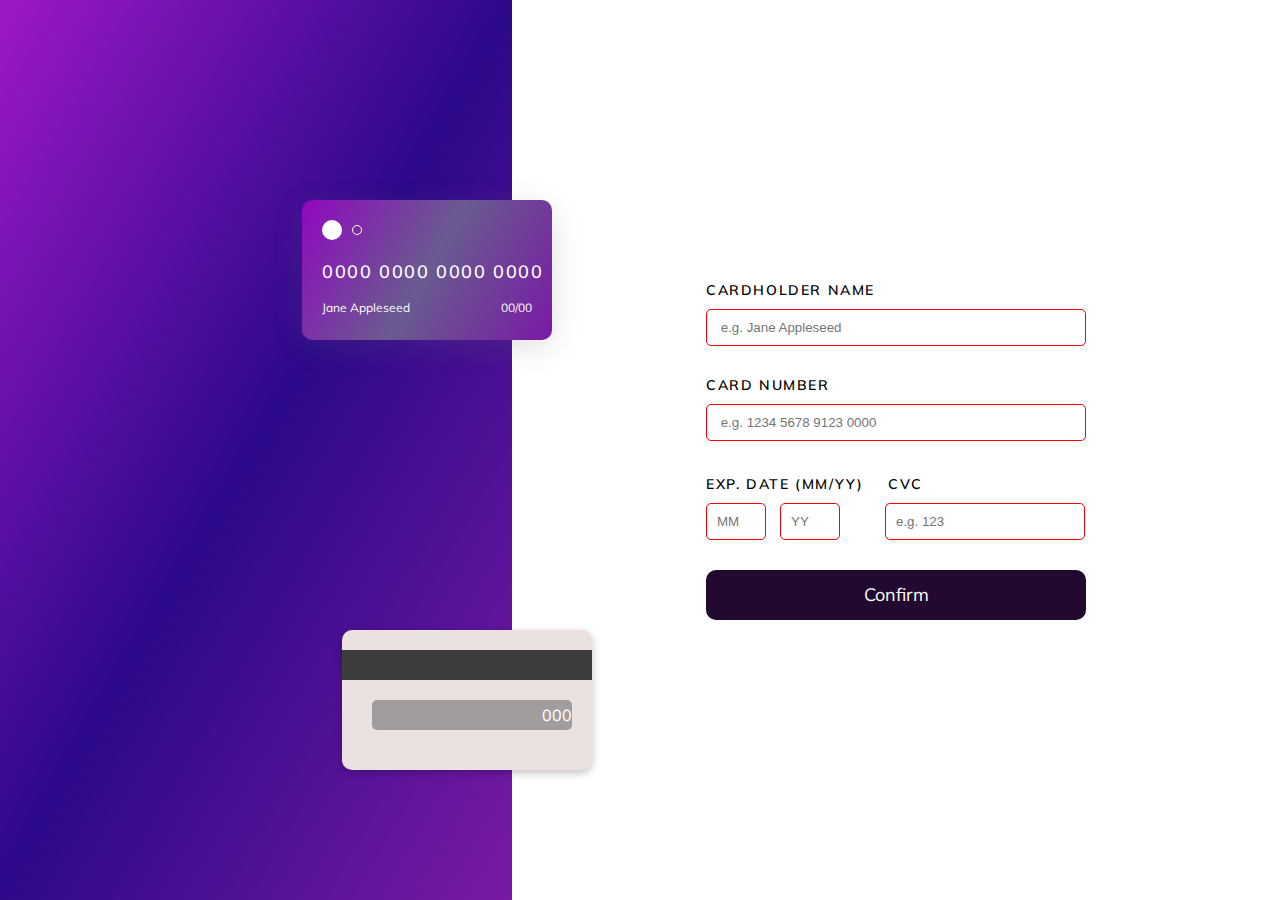
<file: index.html>
<!DOCTYPE html>
<html lang="en">
<head>
  <meta charset="UTF-8">
  <meta name="viewport" content="width=device-width, initial-scale=1.0"> <!-- displays site properly based on user's device -->

  <link rel="icon" type="image/png" sizes="32x32" href="./images/favicon-32x32.png">
  <link rel="stylesheet" href="css/style.css">
  
  <title>Frontend Mentor | Interactive card details form</title>

  <!-- Feel free to remove these styles or customise in your own stylesheet 👍 -->
  <style>
    .attribution { font-size: 11px; text-align: center; }
    .attribution a { color: hsl(228, 45%, 44%); }
  </style>
</head>
<body>
<div class="left-container">

  
  <div class="credit-card-front">
    <div class="circles">
      <div class="big-circle"></div>
      <div class="small-circle"></div>
    </div>
    <span>0000 0000 0000 0000 </span>
    
    <div class="credit-info">
      
      <div class="name">Jane Appleseed</div>
      <div class="exp-date">00/00</div>
    </div>


  </div>
 

  <div class="credit-card-back">

    <div class="black-bar"></div>
    <div class="gray-bar"></div>
    <div class="code">000</div>
   
  </div>
</div>
<div class="right-container">
  <form name="credit-form" action="" id="form" onsubmit="return validateform()" method="post">
    <div class="form-group">
   <span> Cardholder Name </span>
   <input type="text" placeholder=" e.g. Jane Appleseed" name="name" required>
   <div class="input_error"></div>  
  </div>

  <div class="form-group">
   <span> Card Number</span>
   <input type="text"  placeholder=" e.g. 1234 5678 9123 0000" required>
    <div class="input__error"></div>
    </div>
  <div class="form-group">
    <div class="span-group">
      <span> Exp. Date (MM/YY) </span> 
      <span class="cvc"> CVC </span>
    </div>
  <div class="input-group">
    <div class="date">
      <input type="number" placeholder="MM" required>
      <input type="number" placeholder="YY" required>
    </div>

   <input type="number" placeholder="e.g. 123" required>
  </div>
  </div>
  <button type="submit"> Confirm</button>
 

  </form>
</div>
  <!-- Completed state start -->

  
  
<script src="script.js"> 

</script>
</body>
</html>
</file>
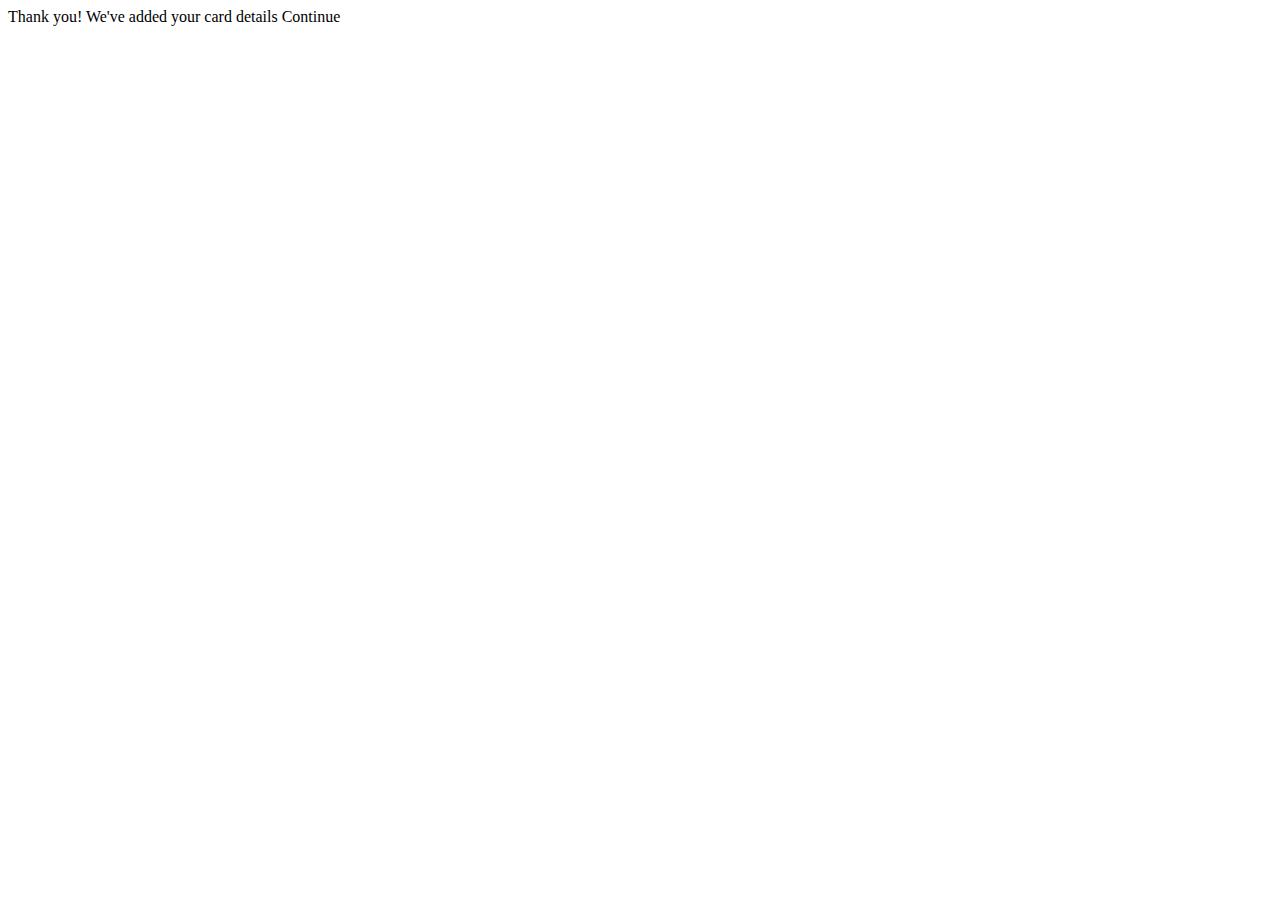
<file: index2.html>
<!DOCTYPE html>
<html lang="en">
<head>
    <meta charset="UTF-8">
    <meta http-equiv="X-UA-Compatible" content="IE=edge">
    <meta name="viewport" content="width=device-width, initial-scale=1.0">
    <title>Document</title>
</head>
<body>
    Thank you!
  We've added your card details
  Continue
</body>
</html>
</file>
<file: css/style.css>
@import url('https://fonts.googleapis.com/css?family=Muli&display=swap');
* {
    box-sizing: border-box;
}
body {
    font-family: 'Muli', sans-serif;
    display: flex; 
    height: 100vh;
    margin:0;
}

.left-container {
    position:relative;
    height: 100%;
    width: 40vw;
    background-image: linear-gradient(120deg, rgba(150, 8, 194, 0.932), rgb(44, 9, 138), rgb(121, 26, 165));
    background-size: cover;
}
.right-container {
    
    height: 100%;
    width: 60vw;
    display: flex;
    justify-content: center;
    align-items: center;
    
    
}
input:invalid{
    border: 1px solid red;
}
.credit-card-front {
    position: absolute;
    right: -40px;
    top: 200px;
    box-shadow: rgba(100, 100, 111, 0.2) 0px 7px 29px 0px;
    background-image: linear-gradient(120deg, rgba(150, 8, 194, 0.932), rgb(105, 91, 143), rgba(121, 26, 165));
    width: 250px;
    height: 140px;
    padding: 20px;
    border-radius: 10px;
}
.big-circle {
    position: absolute;
    width: 20px;
    height:20px;
    border-radius: 20px;
    background-color: #fff;

}
.small-circle {
    position: absolute;
    left: 50px;
    top: 25px;
    width: 10px;
    height:10px;
    border-radius: 10px;
    border: 1px solid #fff;

}
.credit-card-front span {
    position: inherit;
    top: 60px;
    left: 20px;
    font-size: 18px;
    font-weight: 500;
    letter-spacing: 0.1rem;
    color: #fff;
}
.credit-card-front .credit-info {
   
    display: flex;
    justify-content: space-between;
    margin-top: 80px;
    font-size: 12px;
    color:  #fff;
}

.credit-card-back {
    position: absolute;
    background-color: rgb(235, 225, 225);
    box-shadow: rgba(0, 0, 0, 0.24) 0px 3px 8px;    top: 70vh;
    right: -80px;
    width: 250px;
    height: 140px;
    border-radius: 10px;

}
.black-bar {
    position: inherit;
    top: 20px;
    height: 30px;
    width: 100%;
    background-color: rgb(61, 60, 60);
}

.gray-bar
{
    position: inherit;
    top: 70px;
    left: 30px;
    height: 30px;
    width: 80%;
    background-color: rgba(139, 137, 137, 0.767);
    border-radius: 5px;
}
.code {
    position:inherit;
    top: 75px;
    left: 200px;
    color: #fff;
}

.form-group {
    display: flex;
    flex-direction: column;
    margin-bottom: 20px;
}
form span {
    text-transform: uppercase;
    letter-spacing: 0.1rem;
    font-weight: 600;
    font-size: 14px;
}
form input {
    width: 380px;
    margin: 10px 0px;
    border: 1px solid rgb(116, 113, 113);
    padding: 10px;  
    border-radius: 5px;
}
.input-group {
    display: flex;
}
.span-group {
    display:flex;
    
}
.cvc {
    margin-left: 25px;
}
form .input-group .date {
    margin-right: 35px;
}
form .input-group .date input {
    width: 60px;
    margin: 10px 10px 0 0;
}
.input-group input {
    width: 200px;
}
input::placeholder {
    font-weight: 500;
}

button {
    width: 380px;
    height: 50px;
    background-color: #220930;
    border: none;
    border-radius: 10px;
    color: #fff;
    font-size: 18px;
    font-family: inherit;
    cursor: pointer;
}
.input__error {
    margin-top: 4px;
    font-size: 14px;
    color: red;
}
@media(max-width: 900px) {
    body {
        flex-direction: column;
    }
    .left-container {
        width: 100vw;
        height: 30vh;
    }
    .right-container {
        height: 70vh;
    }
    .credit-card-back {
        top: 10px;
        left: 50vw;
    }
    .credit-card-front {
        top:120px;
        left: 48vw;
        z-index: 1;
    }
    form {
        margin-top: 20vh;
        margin-left: 26vw;
    }
    button {
        margin: 0px 0px 20px 0px;
    }
    
}

@media(max-width: 600px) {

    .credit-card-back {
        top: 10px;
        left: 100px;

    }
    .credit-card-front {
        top: 120px;
        left: 100px;
        z-index: 1;
    }
}
</file>
